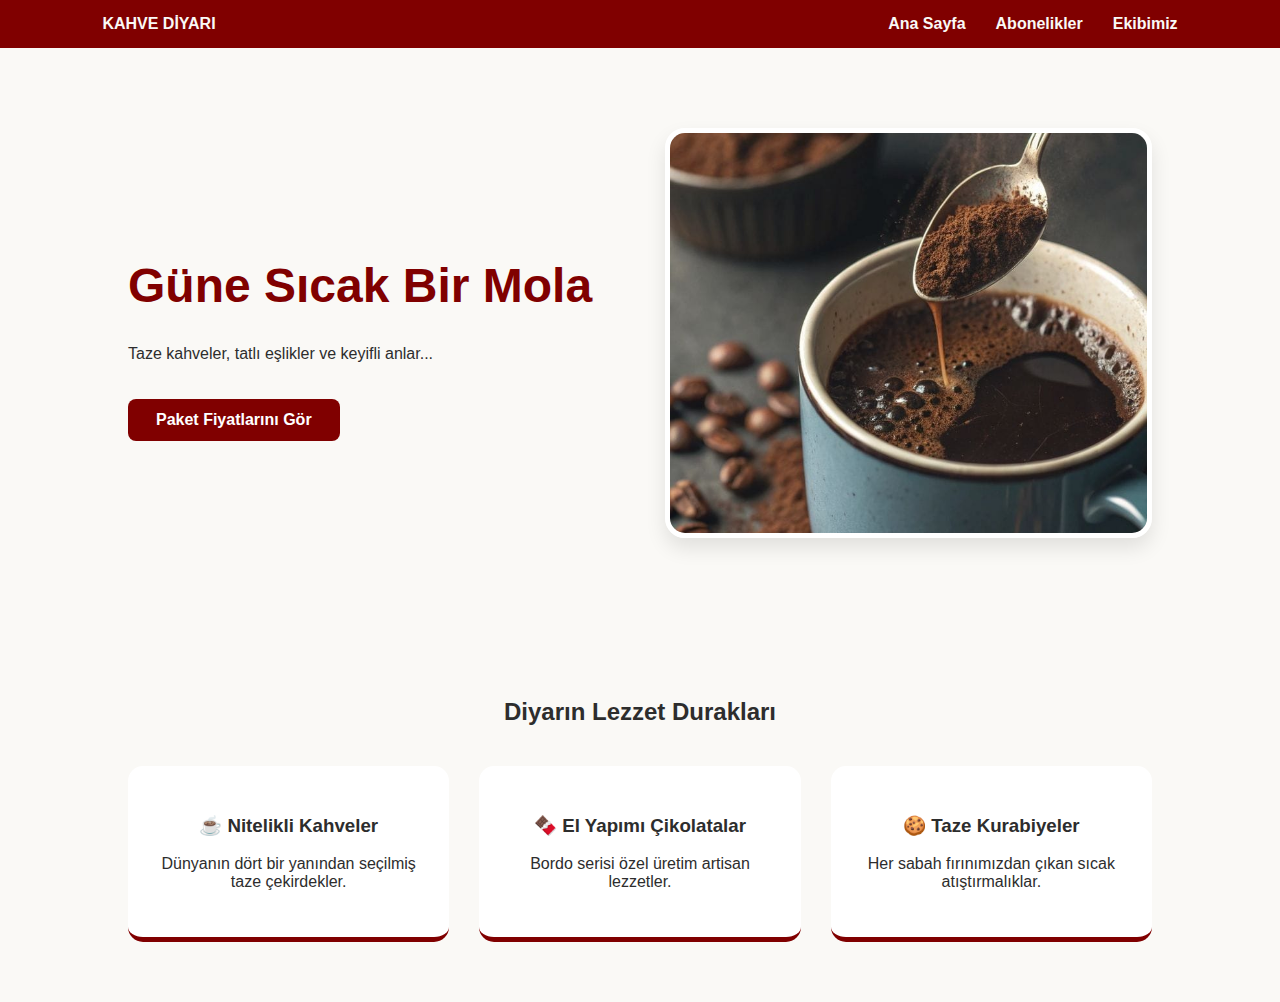
<file: index.html>
<!DOCTYPE html>
<html lang="tr">
<head>
    <meta charset="UTF-8">
    <meta name="viewport" content="width=device-width, initial-scale=1.0">
    <title>Kahve Diyarı | Taze ve Samimi</title>
    <link rel="stylesheet" href="style.css">
</head>
<body>

    <nav class="navbar">
        <div class="logo">KAHVE DİYARI</div>
        <ul class="nav-links">
            <li><a href="index.html">Ana Sayfa</a></li>
            <li><a href="task2.html">Abonelikler</a></li>
            <li><a href="team.html">Ekibimiz</a></li>
        </ul>
    </nav>

    <main>
        <section class="hero">
            <div class="hero-text">
                <h1>Güne Sıcak Bir Mola</h1>
                <p>Taze kahveler, tatlı eşlikler ve keyifli anlar...</p>
                <a href="task2.html" class="btn-main">Paket Fiyatlarını Gör</a>
            </div>
            <div class="hero-img">
                <img src="kahveresmi.jpeg" alt="Kahve Diyarı">
            </div>
        </section>
        <section id="hizmetler" class="services">
    <h2>Diyarın Lezzet Durakları</h2>
    <div class="services-grid">
        <div class="service-box">
            <h3>☕ Nitelikli Kahveler</h3>
            <p>Dünyanın dört bir yanından seçilmiş taze çekirdekler.</p>
        </div>
        <div class="service-box">
            <h3>🍫 El Yapımı Çikolatalar</h3>
            <p>Bordo serisi özel üretim artisan lezzetler.</p>
        </div>
        <div class="service-box">
            <h3>🍪 Taze Kurabiyeler</h3>
            <p>Her sabah fırınımızdan çıkan sıcak atıştırmalıklar.</p>
        </div>
    </div>
</section>
    </main>

</body>

</html>
</file>
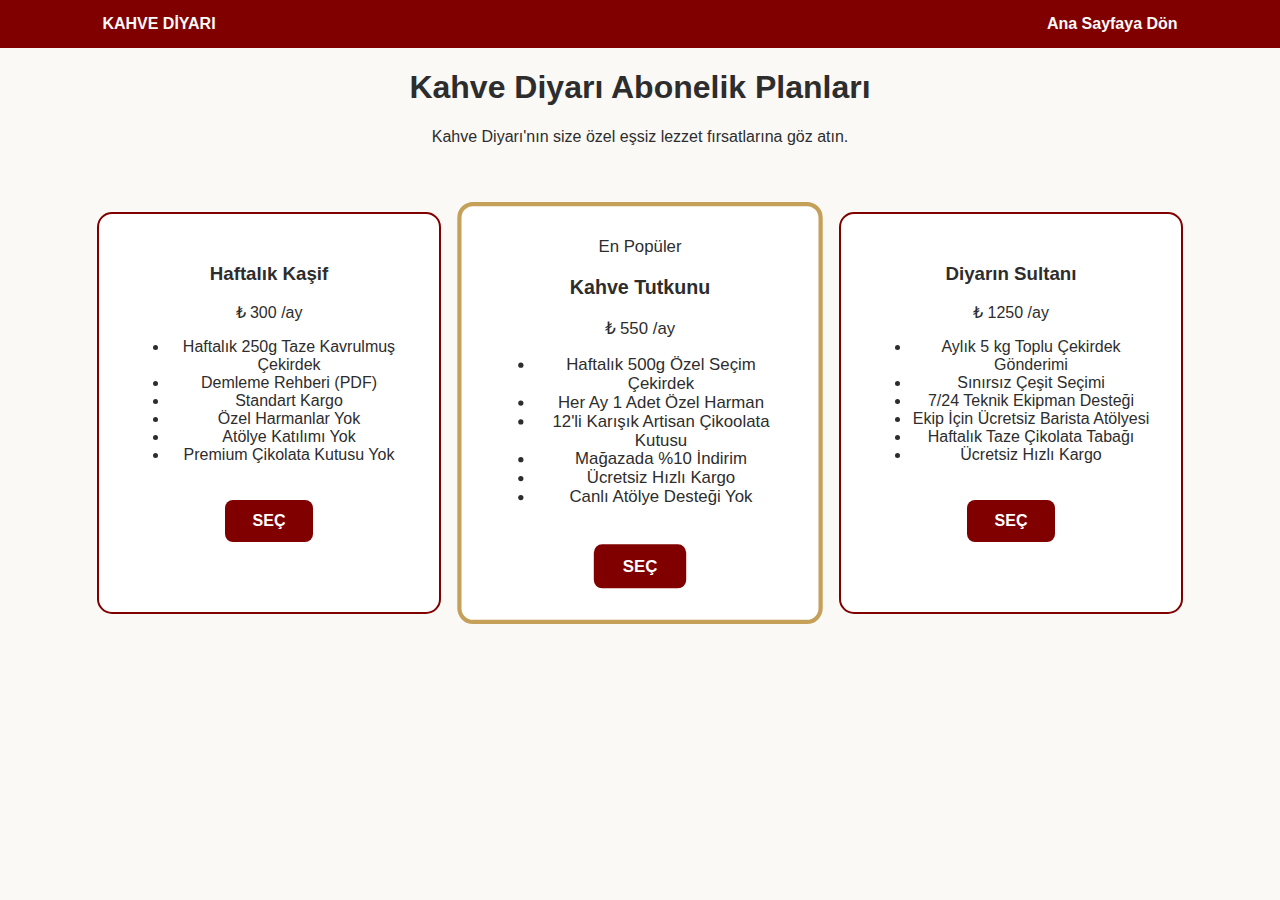
<file: task2.html>
<!DOCTYPE html>
<html lang="tr">
<head>
    <meta charset="UTF-8">
    <meta name="viewport" content="width=device-width, initial-scale=1.0">
    <title>Kahve Diyarı Abonelik Planları</title>
    <link rel="stylesheet" href="style.css">
</head>
<body>

    <nav class="navbar">
        <div class="logo">KAHVE DİYARI</div>
        <ul class="nav-links">
            <li><a href="index.html">Ana Sayfaya Dön</a></li>
        </ul>
    </nav>

    <div class="main-container">

        <header class="page-header">
            <h1>Kahve Diyarı Abonelik Planları</h1>
            <p>Kahve Diyarı'nın size özel eşsiz lezzet fırsatlarına göz atın.</p>
        </header>

        <div class="pricing-wrapper">

            <div class="card">
                <div class="card-header">
                    <h3>Haftalık Kaşif</h3>
                    <div class="price-box">
                        <span class="currency">₺</span>
                        <span class="amount">300</span>
                        <span class="period">/ay</span>
                    </div>
                </div>
                <div class="card-body">
                    <ul>
                        <li>Haftalık 250g Taze Kavrulmuş Çekirdek</li>
                        <li>Demleme Rehberi (PDF)</li>
                        <li>Standart Kargo</li>
                        <li class="disabled">Özel Harmanlar Yok</li>
                        <li class="disabled">Atölye Katılımı Yok</li>
                        <li class="disabled">Premium Çikolata Kutusu Yok</li>
                    </ul>
                </div>
                <div class="card-footer">
                    <a href="#" class="btn">SEÇ</a>
                </div>
            </div>

            <div class="card popular">
                <div class="badge">En Popüler</div> 
                
                <div class="card-header">
                    <h3>Kahve Tutkunu</h3>
                    <div class="price-box">
                        <span class="currency">₺</span>
                        <span class="amount">550</span>
                        <span class="period">/ay</span>
                    </div>
                </div>
                <div class="card-body">
                    <ul>
                        <li>Haftalık 500g Özel Seçim Çekirdek</li>
                        <li>Her Ay 1 Adet Özel Harman</li>
                        <li>12'li Karışık Artisan Çikoolata Kutusu</li>
                        <li>Mağazada %10 İndirim</li>
                        <li>Ücretsiz Hızlı Kargo</li>
                        <li class="disabled">Canlı Atölye Desteği Yok</li>
                    </ul>
                </div>
                <div class="card-footer">
                    <a href="#" class="btn btn-primary">SEÇ</a>
                </div>
            </div>

            <div class="card">
                <div class="card-header">
                    <h3>Diyarın Sultanı</h3>
                    <div class="price-box">
                        <span class="currency">₺</span>
                        <span class="amount">1250</span>
                        <span class="period">/ay</span>
                    </div>
                </div>
                <div class="card-body">
                    <ul>
                        <li>Aylık 5 kg Toplu Çekirdek Gönderimi</li>
                        <li>Sınırsız Çeşit Seçimi</li>
                        <li>7/24 Teknik Ekipman Desteği</li>
                        <li>Ekip İçin Ücretsiz Barista Atölyesi</li>
                        <li>Haftalık Taze Çikolata Tabağı</li>
                        <li>Ücretsiz Hızlı Kargo</li>
                    </ul>
                </div>
                <div class="card-footer">
                    <a href="#" class="btn">SEÇ</a>
                </div>
            </div>

        </div> 

    </div> </body>
</html>
</file>
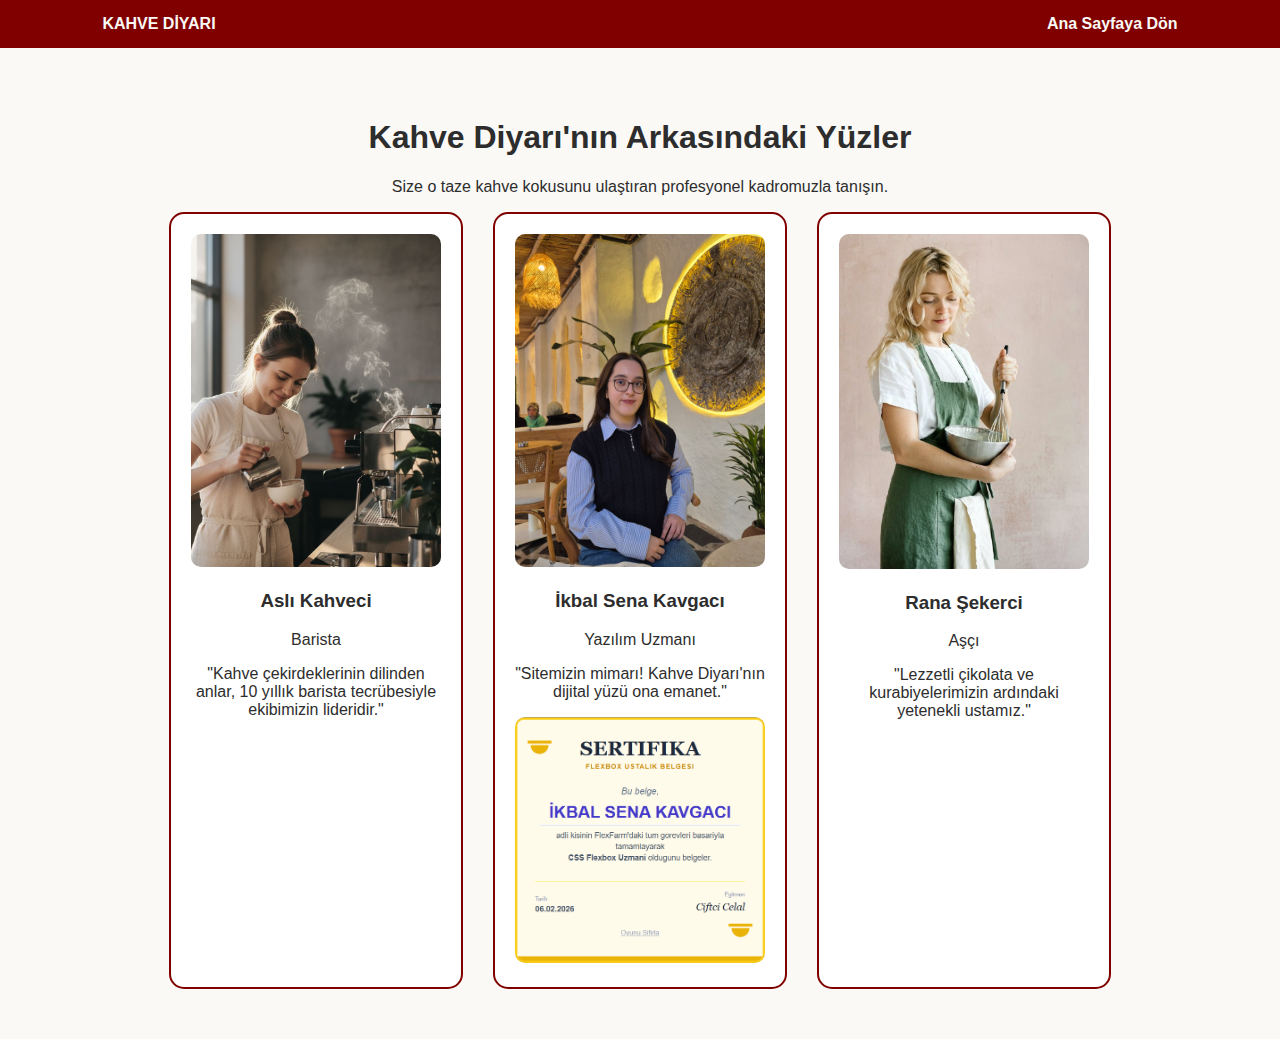
<file: team.html>
<!DOCTYPE html>
<html lang="tr">
<head>
    <meta charset="UTF-8">
    <title>Kahve Diyarı | Ekibimiz</title>
    <link rel="stylesheet" href="style.css">
</head>
<body>
    <nav class="navbar">
        <div class="logo">KAHVE DİYARI</div>
        <ul class="nav-links">
            <li><a href="index.html">Ana Sayfaya Dön</a></li>
        </ul>
    </nav>

    <main class="team-container">
        <header class="team-header">
            <h1>Kahve Diyarı'nın Arkasındaki Yüzler</h1>
            <p>Size o taze kahve kokusunu ulaştıran profesyonel kadromuzla tanışın.</p>
        </header>

        <div class="team-grid">
            <div class="team-card">
                <img src="barista.jpg" alt="Baristamız">
                <h3>Aslı Kahveci</h3>
                <p>Barista</p>
                <div class="card-info">
                   <p>"Kahve çekirdeklerinin dilinden anlar, 10 yıllık barista tecrübesiyle ekibimizin lideridir."</p>
                </div>
            </div>

            <div class="team-card user-card">
                <img src="ikbal.jpeg" alt="İkbal">
                <h3>İkbal Sena Kavgacı</h3>
                <p>Yazılım Uzmanı</p>
                <div class="card-info">
                   <p>"Sitemizin mimarı! Kahve Diyarı'nın dijital yüzü ona emanet."</p>
                   <img src="sertifika.png" class="mini-cert" alt="Sertifika">
                </div>
            </div>

            <div class="team-card">
                <img src="aşçı.jpg" alt="Aşçımızr">
                <h3>Rana Şekerci</h3>
                <p>Aşçı</p>
                <div class="card-info">
                   <p>"Lezzetli çikolata ve kurabiyelerimizin ardındaki yetenekli ustamız."</p>
                </div>
            </div>
        </div>
    </main>
</body>
</html>
</file>
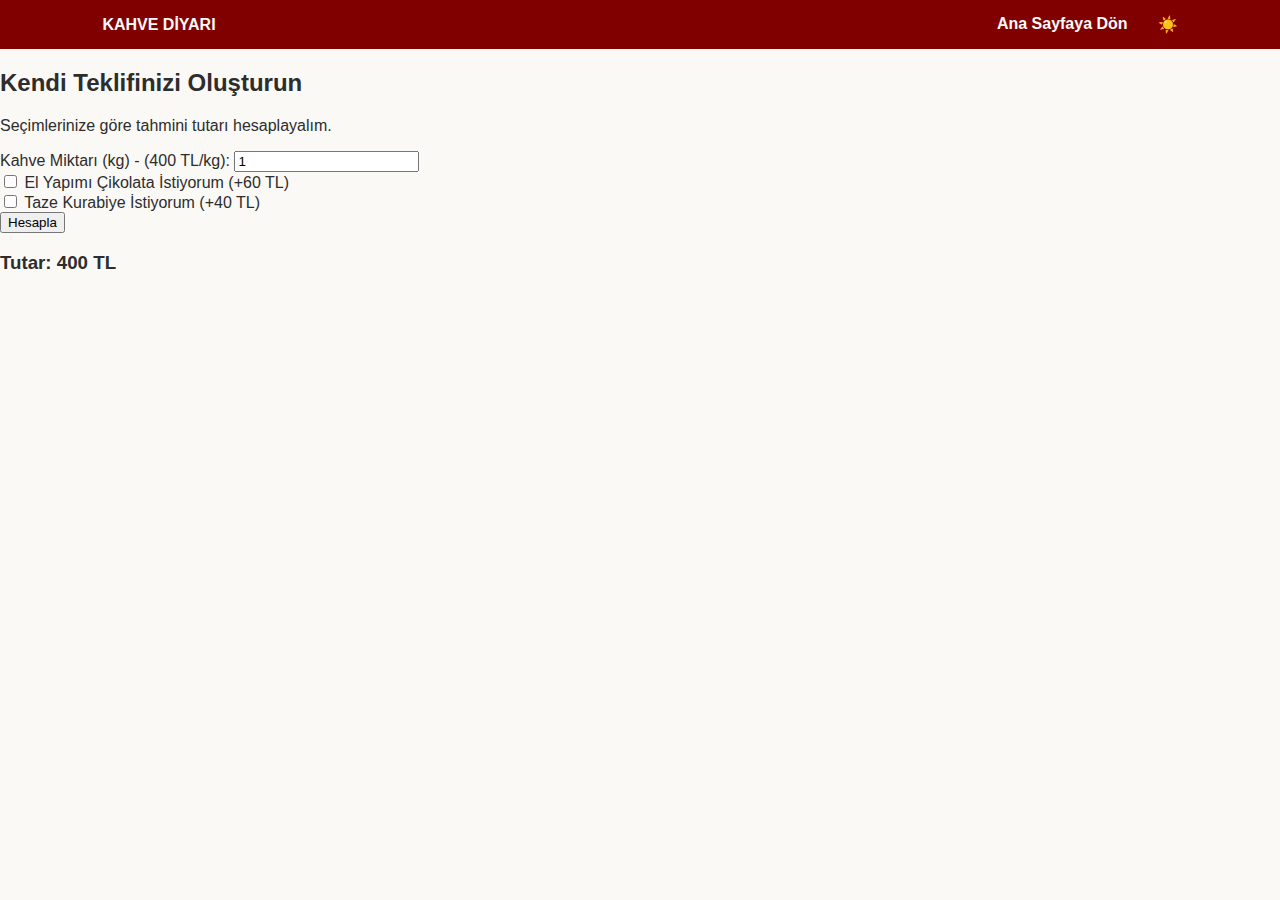
<file: teklif.html>
<!DOCTYPE html>
<html lang="tr">
<head>
    <meta charset="UTF-8">
    <title>Kahve Diyarı | Teklif Hesapla</title>
    <link rel="stylesheet" href="style.css">
</head>
<body>
    <nav class="navbar">
        <div class="logo">KAHVE DİYARI</div>
        <ul class="nav-links">
            <li><a href="index.html">Ana Sayfaya Dön</a></li>
            <div class="dark-mode-toggle" id="mode-toggle" onclick="temaDegistir()">
    <div class="toggle-ball">
        <span id="toggle-icon">☀️</span>
    </div>
</div>  
        </ul>
    </nav>

    <main class="calculator-page">
        <div class="calculator-card">
            <h2>Kendi Teklifinizi Oluşturun</h2>
            <p>Seçimlerinize göre tahmini tutarı hesaplayalım.</p>

            <div class="input-group">
                <label for="kahveMiktari">Kahve Miktarı (kg) - (400 TL/kg):</label>
                <input type="number" id="kahveMiktari" value="1" min="1">
            </div>

            <div class="input-group">
                <label>
                    <input type="checkbox" id="cikolataSec"> El Yapımı Çikolata İstiyorum (+60 TL)
                </label>
            </div>

            <div class="input-group">
                <label>
                    <input type="checkbox" id="kurabiyeSec"> Taze Kurabiye İstiyorum (+40 TL)
                </label>
            </div>

            <button id="btnHesapla" onclick="toplamTutarHesapla()">Hesapla</button>

            <div class="result-box">
                <h3>Tutar: <span id="sonucFiyat">400</span> TL</h3>
            </div>
        </div>
    </main>

    <script>
        // JavaScript ile maliyet hesaplama motoru (Logic)
        function toplamTutarHesapla() {
            // Verileri sayfadan alıyoruz (Input Handling)
            let miktar = document.getElementById('kahveMiktari').value;
            let cikolataVarMi = document.getElementById('cikolataSec').checked;
            let kurabiyeVarMi = document.getElementById('kurabiyeSec').checked;

            const birimFiyat = 400; // 1 kg kahve fiyatı
            const ekCikolata = 60;
            const ekKurabiye = 40;

            // Hesaplama algoritması
            let toplam = miktar * birimFiyat;

            if (cikolataVarMi) {
                toplam += ekCikolata; // Çikolata seçildiyse ekle
            }

            if (kurabiyeVarMi) {
                toplam += ekKurabiye; // Kurabiye seçildiyse ekle
            }

            // Sayfada dinamik olarak göster (DOM Manipülasyonu) 
            document.getElementById('sonucFiyat').innerText = toplam;
        }
    </script>
    <script src="theme.js"></script>
</body>

</html>
</file>
<file: style.css>
/* RENK TANIMLAMALARI VE GENEL AYARLAR */
:root {
    --ana-bordo: #800000;      /* Kahve Diyarı ana rengi */
    --kirik-beyaz: #FAF9F6;    /* Sayfa zemin rengi */
    --vurgu-altin: #C5A059;    /* Altın tonu */
    --yazi-koyu: #2D2D2D;
}

body {
    background-color: var(--kirik-beyaz);
    color: var(--yazi-koyu);
    margin: 0;
    font-family: 'Segoe UI', Arial, sans-serif;
}

/* NAVBAR (ÜST MENÜ) */
.navbar {
    display: flex;             /* Logoyu ve menüyü yan yana dizmek için */
    justify-content: space-between; /* Logo en solda linkler en sağda kalsın diye arayı açmak için */
    align-items: center;       /* Menü elemanlarının dikeyde tam ortada durması için */
    padding: 15px 8%;
    background-color: var(--ana-bordo);
    color: var(--kirik-beyaz);
    font-weight: bold;
}

.nav-links {
    display: flex;             /* Linkleri yan yana dizmek için */
    list-style: none;
    gap: 30px;                 /* linklerin arasına 30 piksel boşluk koymak için */
    margin: 0;
}

.nav-links a {
    color: var(--kirik-beyaz);
    text-decoration: none;
    font-weight: bold;
}

/* HERO (GİRİŞ) BÖLÜMÜ */
.hero {
    display: flex;             /* Yazı (Sol) ve Resmi (Sağ) yan yana koymak için  */
    align-items: center;       /* Yazı ve resmin dikeyde aynı hizada olması için */
    padding: 80px 10%;
    gap: 50px;
}

.hero-text {
    flex: 1;                   /* Yazı alanının dengeli yayılması için */
}

.hero-text h1 {
    color: var(--ana-bordo);
    font-size: 3rem;
}

/* HERO RESİM AYARLARI */
.hero-img {
    flex: 1;                   /* Resim alanının ekranın yarısını kaplaması için */
    display: flex;             /* Resmin kendi içinde hizalanması için */
    justify-content: center;   /* Resmi yatayda ortalamak için */
}

.hero-img img {
    width: 100%;               /* Kabının genişliğine uyum sağlaması için  */
    max-width: 500px;          /* Ama 500px'den daha büyük olmasın (Çok büyümesini engeller) */
    height: 400px;             /* Sabit bir yükseklik vermek için */
    object-fit: cover;         /* Resmi bozmadan alanı doldurmak için */
    border-radius: 20px;       /* Köşeleri yumuşatır */
    border: 5px solid white;   /* Çerçeve ekler */
    box-shadow: 0 10px 20px rgba(0,0,0,0.1); /* Hafif gölge derinlik katar */
}

/* PRICING (MENÜ) KARTLARI */
.page-header{
    text-align: center;        /* yazıyı ortalar */
}


.pricing-wrapper {
    display: flex;             /* Fiyat kartlarını yan yana dizmek için */
    justify-content: center;   /* Kartların sayfanın tam ortasında durması için */
    gap: 25px;                 /* Kartların arasına mesafe koymak için */
    flex-wrap: wrap;           /* Ekran daralınca sığmayan kartın alta düşmesi için */
    padding: 50px 20px;
}

.card {
    background: white;
    border: 2px solid var(--ana-bordo);
    border-radius: 15px;
    padding: 30px;
    width: 280px;
    text-align: center;
}

.card.popular {
    border-color: var(--vurgu-altin); /* En popüler paketi altın rengiyle vurguluyoruz */
    border-width: 4px;
    transform: scale(1.05);
}

.btn-main, .btn {
    background-color: var(--ana-bordo);
    color: white;
    padding: 12px 28px;
    text-decoration: none;
    border-radius: 8px;
    display: inline-block;
    margin-top: 20px;
    font-weight: bold;
}


/* MOBİL UYUM (RESPONSIVE ARCHITECT) */
@media (max-width: 768px) {
    .navbar, .hero {
        flex-direction: column; /* Mobilde her şeyi alt alta dizmek için */
        text-align: center;
    }

    .hero-img {
        order: -1;             /* Mobilde resmin yazının üstünde çıkması için  */
        margin-bottom: 30px;
    }

    .pricing-wrapper {
        flex-direction: column;
        align-items: center;
    }
}

/* SERVICES GRID TASARIMI */
.services {
    padding: 60px 10%;
    text-align: center;
}

.services-grid {
    display: grid;             /* Izgara yapısı oluşturarak kutuları yerleştirmek için */
    grid-template-columns: repeat(3, 1fr); /* Masaüstünde 3 eşit sütun  */
    gap: 30px;                 /* Kutular arası boşluk */
    margin-top: 40px;
}

.service-box {
    background: white;
    padding: 30px;
    border-radius: 15px;
    border-bottom: 5px solid var(--ana-bordo);
    transition: 0.3s;
}

/* RESPONSIVE (MOBİL VE TABLET) AYARLARI */
@media (max-width: 992px) {
    .services-grid {
        grid-template-columns: repeat(2, 1fr); /* Tablette 2 sütun  */
    }
}

@media (max-width: 768px) {
    .hero {
        flex-direction: column-reverse; /* Mobilde resim yazının üstüne çıksın */
        text-align: center;
    }

    .services-grid {
        grid-template-columns: 1fr; /* Mobilde tek sütun */
    }
}

/* EKİP SAYFASI TASARIMI */
.team-container {
    padding: 50px 10%;
    text-align: center;
}

.team-grid {
    display: flex; /* Kartları yan yana dizmek için flex kullandım */
    justify-content: center;
    gap: 30px;
    flex-wrap: wrap; /* Mobilde kartlar alt alta düşsün diye */
}

/* KART TASARIMI VE ZOOM EFEKTİ */
.team-card {
    background: white;
    border: 2px solid var(--ana-bordo);
    border-radius: 15px;
    padding: 20px;
    width: 250px;
    transition: all 0.4s ease; /* Hareketlerin yumuşak olması için ekledim */ 
    position: relative;
    overflow: hidden; /* Sertifika dışarı taşmasın diye */
}    

.team-card:hover {
    transform: scale(1.05); /* Mouse gelince kart biraz büyüsün */
    box-shadow: 0 10px 20px rgba(0,0,0,0.2); /* Altına gölge ekledim */
}

.team-card img {
    width: 100%;
    border-radius: 10px;
}

/* SERTİFİKA ANİMASYONU */
.cert-overlay {
    position: absolute; /* Resmin tam üzerine yapışması için */
    top: 0;
    left: 0;
    width: 100%;
    height: 65%;
    background: rgba(128, 0, 0, 0.9); /* Kendi bordo rengimizden hafif şeffaf arka plan */
    display: flex;
    align-items: center;
    justify-content: center;
    opacity: 0; /* Normalde görünmesin diye gizledim */
    transition: opacity 0.5s; /* Yavaşça belirmesi için */
}

.team-card:hover .cert-overlay {
    opacity: 1; /* Mouse karta gelince sertifika  çıksın */
}

.cert-overlay img {
    width: 80%; /* Sertifika çok kocaman olmasın diye küçülttüm */
}
</file>
